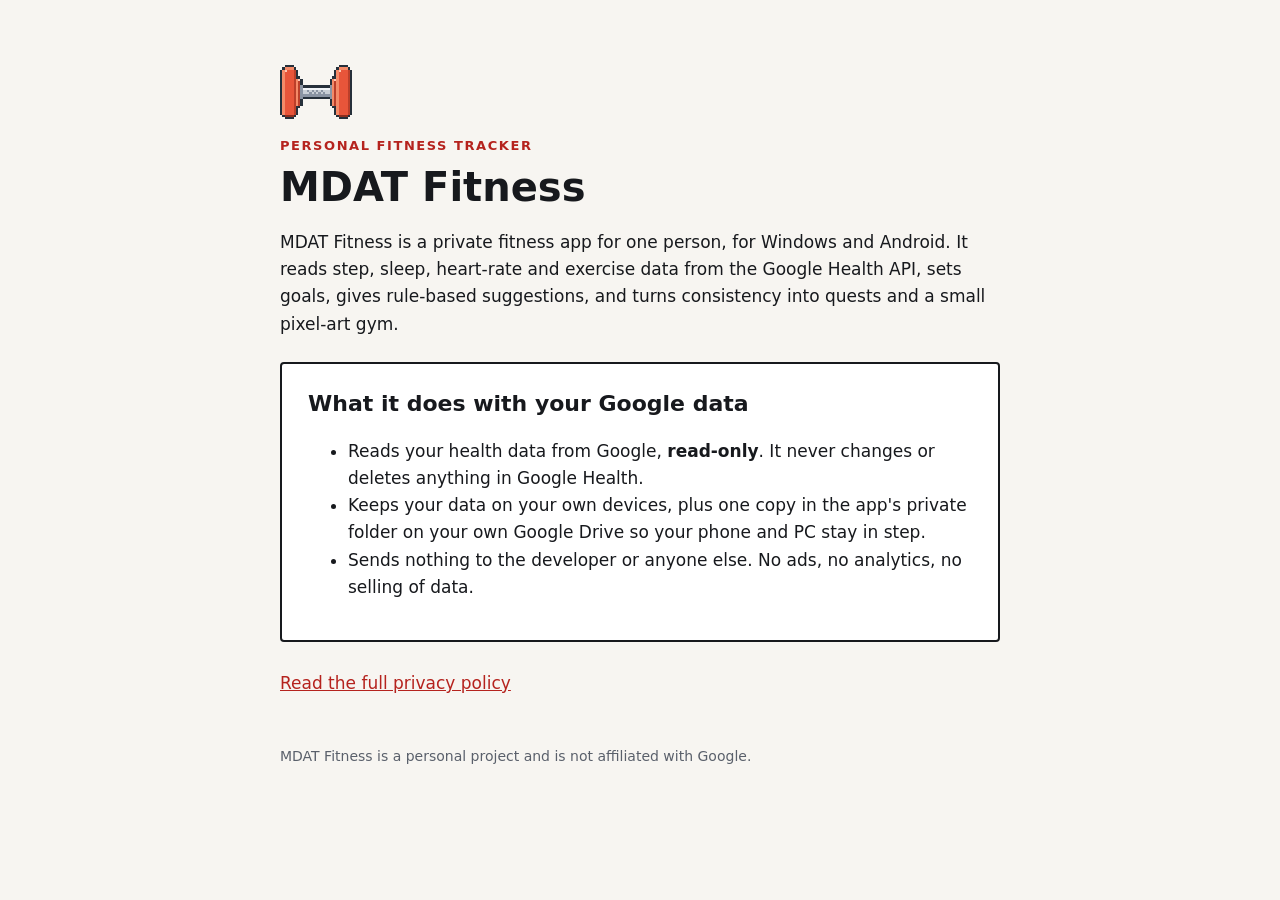
<file: index.html>
<!doctype html>
<html lang="en">
<head>
<meta charset="utf-8">
<meta name="viewport" content="width=device-width, initial-scale=1">
<title>MDAT Fitness</title>
<link rel="icon" href="icon.png">
<link rel="stylesheet" href="style.css">
</head>
<body>
<main>
  <img class="icon" src="icon.png" alt="">
  <p class="eyebrow">Personal fitness tracker</p>
  <h1>MDAT Fitness</h1>
  <p>MDAT Fitness is a private fitness app for one person, for Windows and Android. It reads step, sleep, heart-rate and exercise data from the Google Health API, sets goals, gives rule-based suggestions, and turns consistency into quests and a small pixel-art gym.</p>
  <div class="card">
    <h2 style="margin-top:0">What it does with your Google data</h2>
    <ul>
      <li>Reads your health data from Google, <b>read-only</b>. It never changes or deletes anything in Google Health.</li>
      <li>Keeps your data on your own devices, plus one copy in the app's private folder on your own Google Drive so your phone and PC stay in step.</li>
      <li>Sends nothing to the developer or anyone else. No ads, no analytics, no selling of data.</li>
    </ul>
  </div>
  <p style="margin-top:28px"><a href="privacy.html">Read the full privacy policy</a></p>
  <footer>MDAT Fitness is a personal project and is not affiliated with Google.</footer>
</main>
</body>
</html>
</file>
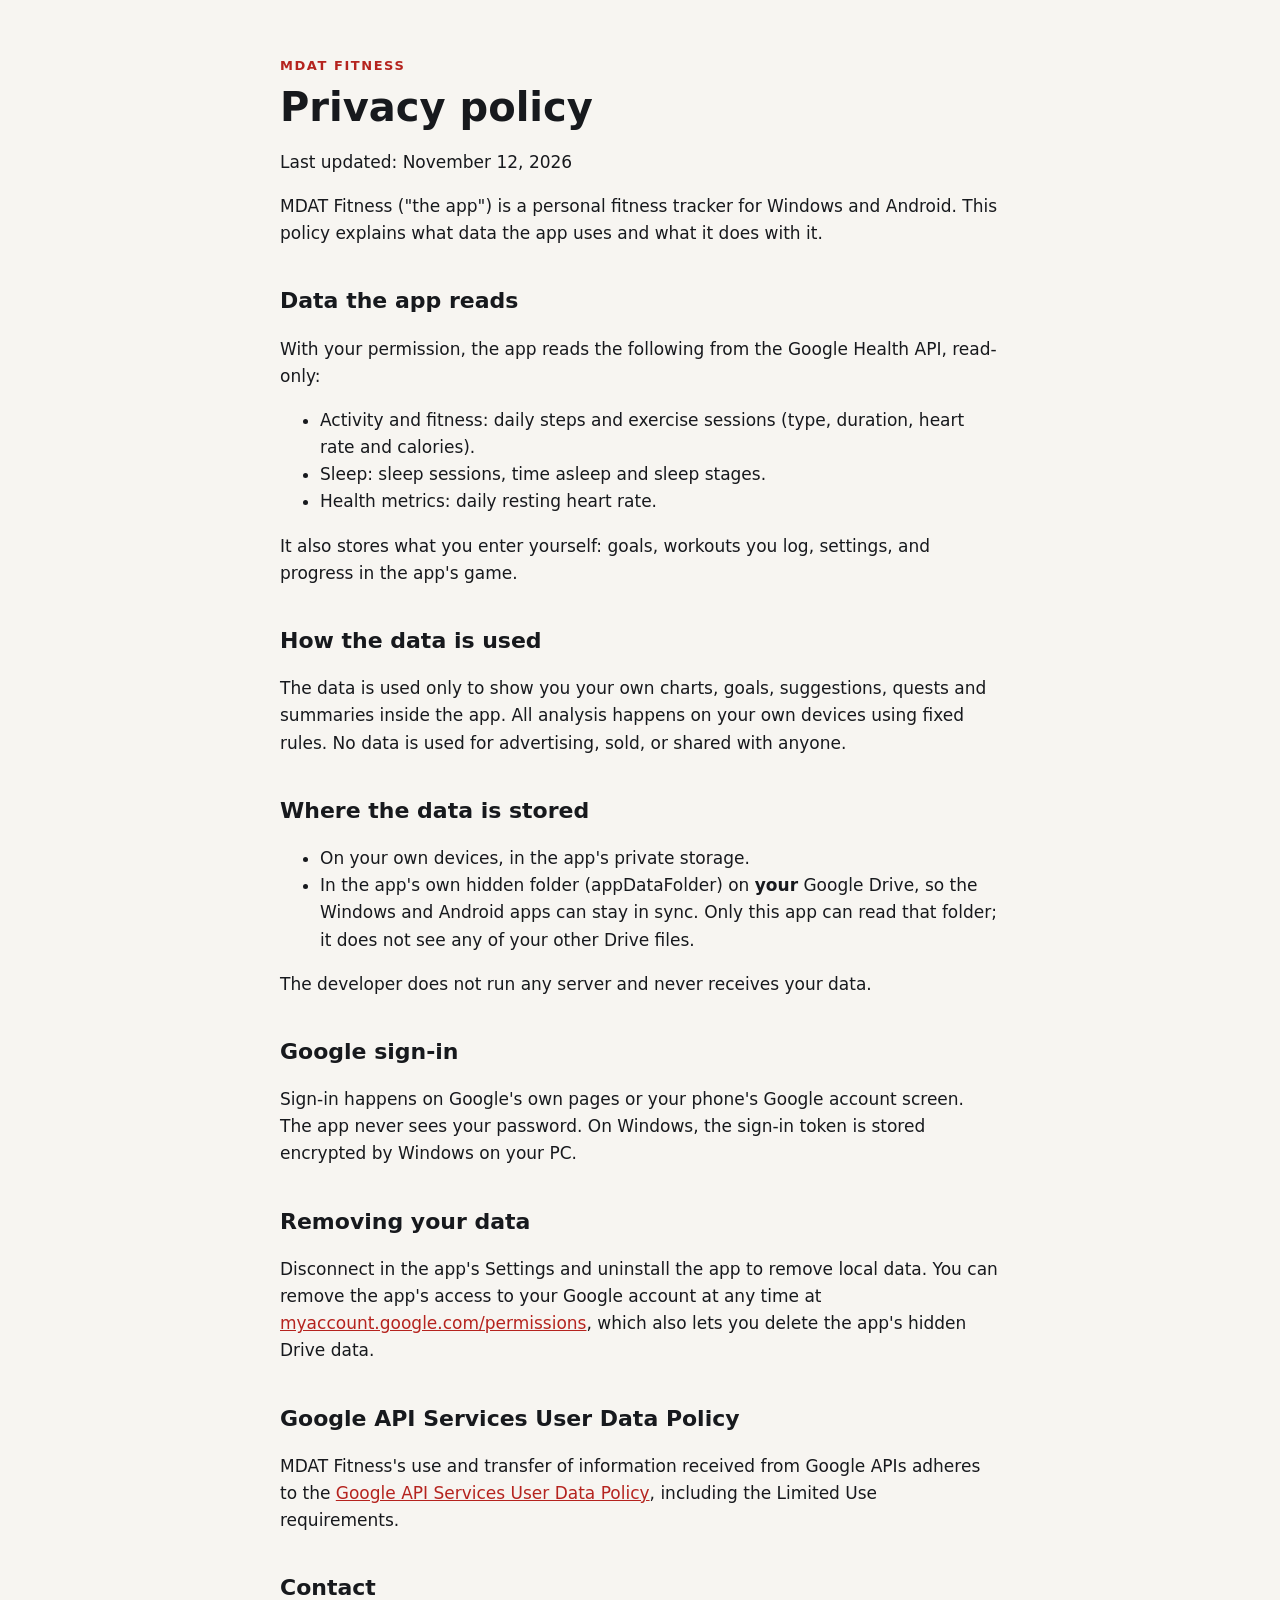
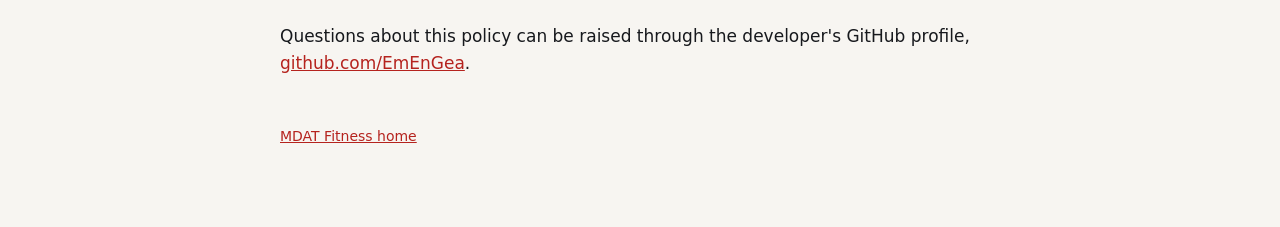
<file: privacy.html>
<!doctype html>
<html lang="en">
<head>
<meta charset="utf-8">
<meta name="viewport" content="width=device-width, initial-scale=1">
<title>Privacy policy - MDAT Fitness</title>
<link rel="icon" href="icon.png">
<link rel="stylesheet" href="style.css">
</head>
<body>
<main>
  <p class="eyebrow">MDAT Fitness</p>
  <h1>Privacy policy</h1>
  <p>Last updated: November 12, 2026</p>
  <p>MDAT Fitness ("the app") is a personal fitness tracker for Windows and Android. This policy explains what data the app uses and what it does with it.</p>

  <h2>Data the app reads</h2>
  <p>With your permission, the app reads the following from the Google Health API, read-only:</p>
  <ul>
    <li>Activity and fitness: daily steps and exercise sessions (type, duration, heart rate and calories).</li>
    <li>Sleep: sleep sessions, time asleep and sleep stages.</li>
    <li>Health metrics: daily resting heart rate.</li>
  </ul>
  <p>It also stores what you enter yourself: goals, workouts you log, settings, and progress in the app's game.</p>

  <h2>How the data is used</h2>
  <p>The data is used only to show you your own charts, goals, suggestions, quests and summaries inside the app. All analysis happens on your own devices using fixed rules. No data is used for advertising, sold, or shared with anyone.</p>

  <h2>Where the data is stored</h2>
  <ul>
    <li>On your own devices, in the app's private storage.</li>
    <li>In the app's own hidden folder (appDataFolder) on <b>your</b> Google Drive, so the Windows and Android apps can stay in sync. Only this app can read that folder; it does not see any of your other Drive files.</li>
  </ul>
  <p>The developer does not run any server and never receives your data.</p>

  <h2>Google sign-in</h2>
  <p>Sign-in happens on Google's own pages or your phone's Google account screen. The app never sees your password. On Windows, the sign-in token is stored encrypted by Windows on your PC.</p>

  <h2>Removing your data</h2>
  <p>Disconnect in the app's Settings and uninstall the app to remove local data. You can remove the app's access to your Google account at any time at <a href="https://myaccount.google.com/permissions">myaccount.google.com/permissions</a>, which also lets you delete the app's hidden Drive data.</p>

  <h2>Google API Services User Data Policy</h2>
  <p>MDAT Fitness's use and transfer of information received from Google APIs adheres to the <a href="https://developers.google.com/terms/api-services-user-data-policy">Google API Services User Data Policy</a>, including the Limited Use requirements.</p>

  <h2>Contact</h2>
  <p>Questions about this policy can be raised through the developer's GitHub profile, <a href="https://github.com/EmEnGea">github.com/EmEnGea</a>.</p>
  <footer><a href="index.html">MDAT Fitness home</a></footer>
</main>
</body>
</html>
</file>
<file: style.css>
body { margin: 0; background: #F7F5F1; color: #17191D; font: 17px/1.6 system-ui, -apple-system, "Segoe UI", sans-serif; }
main { max-width: 720px; margin: 0 auto; padding: 56px 24px 80px; }
.eyebrow { color: #B5231E; font-size: 13px; font-weight: 700; letter-spacing: 0.12em; text-transform: uppercase; margin: 0 0 8px; }
h1 { font-size: 40px; line-height: 1.1; margin: 0 0 20px; }
h2 { font-size: 22px; margin: 36px 0 8px; }
.card { background: #fff; border: 2px solid #17191D; border-radius: 4px; padding: 22px 26px; margin-top: 24px; }
a { color: #B5231E; }
img.icon { width: 72px; height: 72px; image-rendering: pixelated; }
footer { margin-top: 48px; font-size: 14px; color: #5A606B; }
</file>
